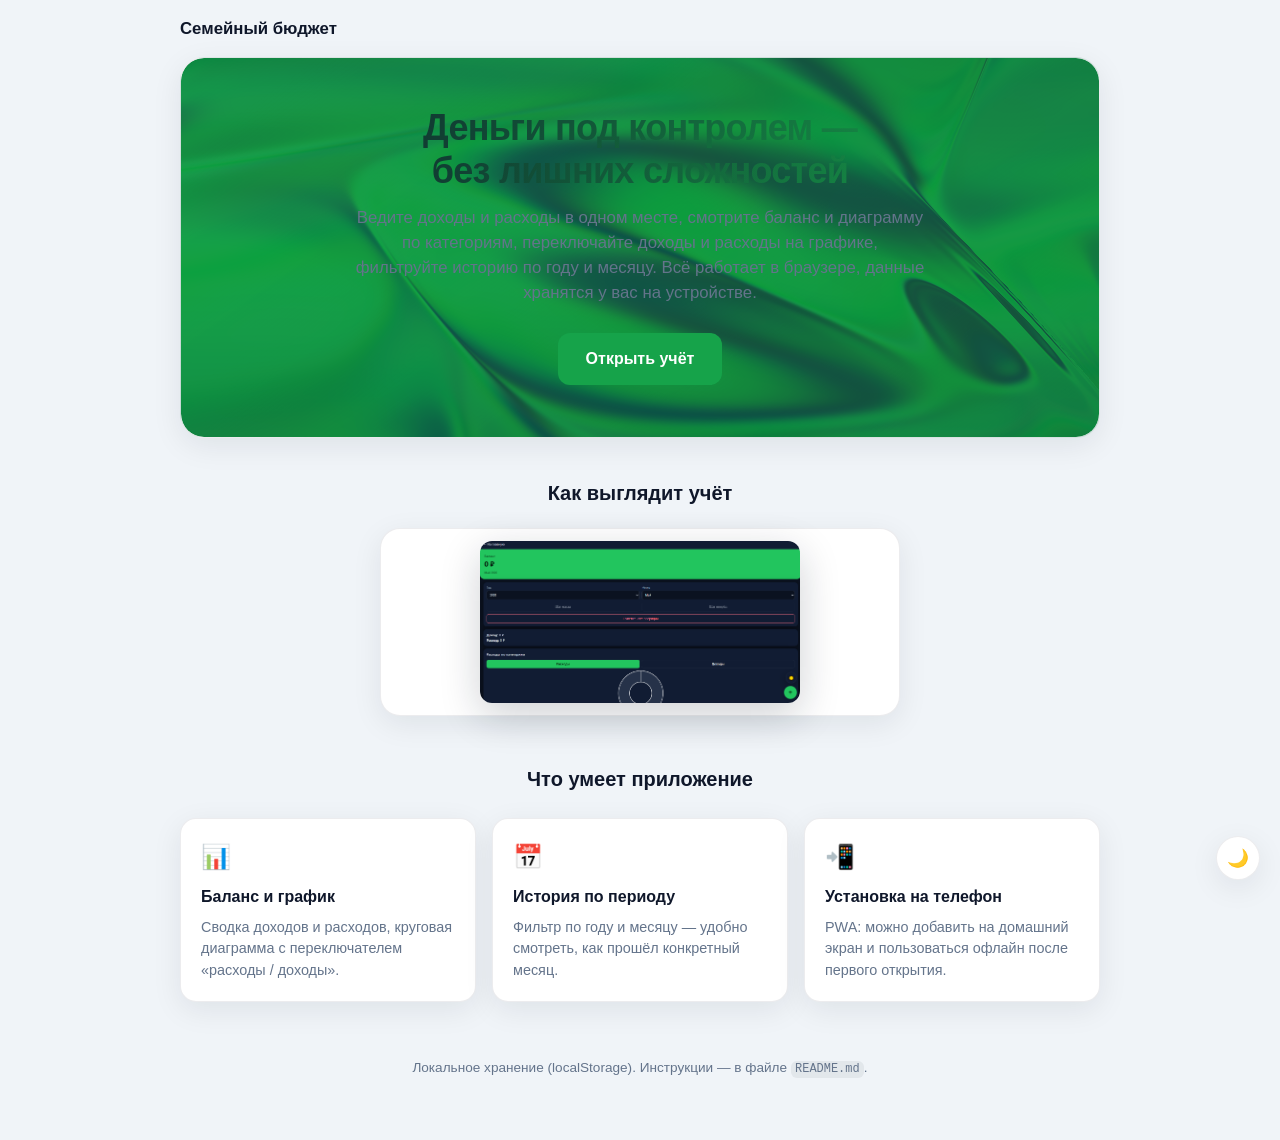
<file: index.html>
<!DOCTYPE html>
<html lang="ru">
<head>
  <meta charset="UTF-8" />
  <meta name="viewport" content="width=device-width, initial-scale=1.0" />
  <meta name="description" content="Простой семейный бюджет в браузере: доходы, расходы, график и история по месяцам. Без регистрации." />
  <meta name="theme-color" content="#16a34a" />
  <link rel="manifest" href="manifest.json" />
  <link rel="icon" href="icons/icon.svg" type="image/svg+xml" />
  <title>Семейный бюджет — главная</title>
  <link rel="stylesheet" href="css/shared.css" />
  <link rel="stylesheet" href="css/landing.css" />
</head>
<body>
  <div class="wrap">
    <header class="site-header">
      <a class="logo" href="index.html">Семейный бюджет</a>
      <button type="button" class="theme-btn" id="themeLanding" aria-label="Переключить тему">🌙</button>
    </header>

    <section class="hero" aria-labelledby="hero-title">
      <div class="hero-bg" id="heroIridescence" aria-hidden="true"></div>
      <div class="hero-inner">
        <h1 id="hero-title">
          <span class="hero-title-line">Деньги под контролем —</span>
          <span class="hero-title-line hero-title-line--2">без лишних сложностей</span>
        </h1>
        <p>
          Ведите доходы и расходы в одном месте, смотрите баланс и диаграмму по категориям,
          переключайте доходы и расходы на графике, фильтруйте историю по году и месяцу.
          Всё работает в браузере, данные хранятся у вас на устройстве.
        </p>
        <div class="cta-row">
          <a class="btn btn-primary" href="app.html">Открыть учёт</a>
        </div>
      </div>
    </section>

    <section class="demo-section" aria-labelledby="demo-title">
      <h2 id="demo-title">Как выглядит учёт</h2>
      <div class="demo-frame">
        <img
          src="assets/app-screenshot.png"
          width="390"
          height="844"
          alt="Скриншот приложения: баланс, фильтр по месяцу, переключатель расходов и доходов, диаграмма"
          loading="lazy"
          class="demo-screenshot"
        />
      </div>
    </section>

    <section class="features" aria-labelledby="feat-title">
      <h2 id="feat-title">Что умеет приложение</h2>
      <div class="grid">
        <article class="feature-card">
          <div class="feature-icon" aria-hidden="true">📊</div>
          <h3>Баланс и график</h3>
          <p>Сводка доходов и расходов, круговая диаграмма с переключателем «расходы / доходы».</p>
        </article>
        <article class="feature-card">
          <div class="feature-icon" aria-hidden="true">📅</div>
          <h3>История по периоду</h3>
          <p>Фильтр по году и месяцу — удобно смотреть, как прошёл конкретный месяц.</p>
        </article>
        <article class="feature-card">
          <div class="feature-icon" aria-hidden="true">📲</div>
          <h3>Установка на телефон</h3>
          <p>PWA: можно добавить на домашний экран и пользоваться офлайн после первого открытия.</p>
        </article>
      </div>
    </section>

    <footer class="site-footer">
      <p>Локальное хранение (localStorage). Инструкции — в файле <code>README.md</code>.</p>
    </footer>
  </div>

  <script src="js/theme.js"></script>
  <script src="js/landing-init.js"></script>
  <script src="js/iridescence.js" defer></script>
</body>
</html>
</file>
<file: css/shared.css>
/* Общие переменные темы и базовые компоненты */
*, *::before, *::after { box-sizing: border-box; }

:root {
  --bg: #f0f4f8;
  --text: #0f172a;
  --muted: #64748b;
  --card: #ffffff;
  --accent: #16a34a;
  --accent-hover: #15803d;
  --border: rgba(15, 23, 42, 0.08);
  --shadow: 0 8px 30px rgba(15, 23, 42, 0.08);
  --danger: #ef4444;
  --success: #16a34a;
  --input-bg: #ffffff;
  --input-border: rgba(15, 23, 42, 0.18);
}

html[data-theme="dark"] {
  --bg: #0b1220;
  --text: #e2e8f0;
  --muted: #94a3b8;
  --card: #111c33;
  --accent: #22c55e;
  --accent-hover: #4ade80;
  --border: rgba(226, 232, 240, 0.1);
  --shadow: 0 12px 40px rgba(0, 0, 0, 0.35);
  --danger: #fb7185;
  --success: #4ade80;
  --input-bg: #0b1220;
  --input-border: rgba(226, 232, 240, 0.2);
}

body {
  margin: 0;
  font-family: -apple-system, BlinkMacSystemFont, "Segoe UI", Roboto, sans-serif;
  background: var(--bg);
  color: var(--text);
  line-height: 1.5;
  transition: background 0.2s ease, color 0.2s ease;
}

.btn {
  display: inline-flex;
  align-items: center;
  justify-content: center;
  padding: 14px 28px;
  border-radius: 12px;
  font-size: 1rem;
  font-weight: 600;
  text-decoration: none;
  border: none;
  cursor: pointer;
  transition: transform 0.12s ease, background 0.15s ease;
}

.btn:active { transform: scale(0.98); }

.btn-primary {
  background: var(--accent);
  color: #fff;
}

.btn-primary:hover { background: var(--accent-hover); }

.btn-secondary {
  background: transparent;
  color: var(--text);
  border: 1px solid var(--border);
}

.btn-secondary:hover {
  background: rgba(15, 23, 42, 0.04);
}

html[data-theme="dark"] .btn-secondary:hover {
  background: rgba(255, 255, 255, 0.06);
}

.theme-btn {
  border: 1px solid var(--border);
  background: var(--card);
  border-radius: 999px;
  width: 44px;
  height: 44px;
  cursor: pointer;
  font-size: 1.1rem;
  box-shadow: var(--shadow);
  position: fixed;
  right: 20px;
  bottom: 20px;
  z-index: 1000;
}

code {
  font-family: ui-monospace, "Cascadia Code", monospace;
  font-size: 0.88em;
  padding: 0.1em 0.35em;
  border-radius: 6px;
  background: rgba(15, 23, 42, 0.06);
}

html[data-theme="dark"] code {
  background: rgba(255, 255, 255, 0.08);
}
</file>
<file: css/landing.css>
.wrap {
  max-width: 960px;
  margin: 0 auto;
  padding: 0 20px 48px;
}

header.site-header {
  display: flex;
  align-items: center;
  justify-content: space-between;
  padding: 16px 0;
  gap: 12px;
}

.logo {
  font-weight: 700;
  font-size: 1.05rem;
  color: var(--text);
  text-decoration: none;
}

.hero {
  position: relative;
  overflow: hidden;
  text-align: center;
  padding: 48px 20px 52px;
  border-radius: 24px;
  border: 1px solid var(--border);
  box-shadow: var(--shadow);
  min-height: 240px;
  background: linear-gradient(145deg, var(--card) 0%, rgba(22, 163, 74, 0.12) 100%);
}

.hero-bg {
  position: absolute;
  inset: 0;
  z-index: 0;
  overflow: hidden;
  pointer-events: none;
}

.hero-bg canvas {
  position: absolute;
  inset: 0;
  width: 100% !important;
  height: 100% !important;
  display: block;
}

.hero-bg--active {
  opacity: 1;
  mix-blend-mode: multiply;
}

html[data-theme="dark"] .hero-bg--active {
  mix-blend-mode: screen;
  opacity: 0.75;
}

/* CSS-запасной вариант, если WebGL недоступен */
.hero-bg--fallback {
  background: linear-gradient(
    120deg,
    rgba(22, 163, 74, 0.25),
    rgba(56, 189, 248, 0.2),
    rgba(22, 163, 74, 0.25)
  );
  background-size: 240% 240%;
  animation: heroMesh 8s ease-in-out infinite;
}

@keyframes heroMesh {
  0%, 100% { background-position: 0% 50%; }
  50% { background-position: 100% 50%; }
}

.hero-inner {
  position: relative;
  z-index: 1;
}

.hero h1 {
  margin: 0 0 12px;
  font-size: clamp(1.6rem, 5vw, 2.25rem);
  letter-spacing: -0.02em;
  line-height: 1.2;
}

.hero-title-line {
  display: block;
  opacity: 0;
  transform: translateY(22px) scale(0.98);
  filter: blur(4px);
  color: transparent;
  background: linear-gradient(
    105deg,
    var(--text) 0%,
    var(--accent) 45%,
    var(--text) 90%
  );
  background-size: 220% auto;
  -webkit-background-clip: text;
  background-clip: text;
  animation:
    heroTitleIn 1.1s cubic-bezier(0.22, 1, 0.36, 1) forwards,
    heroShimmer 6s linear 1.15s infinite;
}

.hero-title-line--2 {
  animation:
    heroTitleIn 1.1s cubic-bezier(0.22, 1, 0.36, 1) 0.18s forwards,
    heroShimmer 6s linear 1.33s infinite;
}

@keyframes heroTitleIn {
  to {
    opacity: 1;
    transform: translateY(0) scale(1);
    filter: blur(0);
  }
}

@keyframes heroShimmer {
  0% { background-position: 0% center; }
  100% { background-position: 220% center; }
}

@media (prefers-reduced-motion: reduce) {
  .hero-title-line {
    opacity: 1;
    transform: none;
    filter: none;
    animation: none;
  }
  .hero-title-line {
    color: var(--text);
    background: none;
    -webkit-background-clip: unset;
    background-clip: unset;
    animation: none;
  }
  .hero-bg--fallback { animation: none; }
}

.hero p {
  margin: 0 auto 28px;
  max-width: 34em;
  color: var(--muted);
  font-size: 1.05rem;
  opacity: 0;
  transform: translateY(12px);
  animation: heroFadeIn 0.85s ease 0.4s forwards;
}

@keyframes heroFadeIn {
  to {
    opacity: 1;
    transform: translateY(0);
  }
}

.cta-row {
  display: flex;
  flex-wrap: wrap;
  gap: 12px;
  justify-content: center;
  opacity: 0;
  transform: translateY(10px);
  animation: heroFadeIn 0.85s ease 0.55s forwards;
}

.demo-section {
  margin-top: 40px;
}

.demo-section h2 {
  text-align: center;
  font-size: 1.25rem;
  margin: 0 0 20px;
}

.demo-frame {
  background: var(--card);
  border-radius: 20px;
  border: 1px solid var(--border);
  box-shadow: var(--shadow);
  padding: 12px;
  max-width: 520px;
  margin: 0 auto;
}

.demo-frame img,
.demo-frame svg {
  display: block;
  width: 100%;
  height: auto;
  border-radius: 12px;
}

.demo-screenshot {
  max-width: 320px;
  margin: 0 auto;
  box-shadow: 0 12px 40px rgba(15, 23, 42, 0.2);
}

html[data-theme="dark"] .demo-screenshot {
  box-shadow: 0 16px 48px rgba(0, 0, 0, 0.45);
}

.features {
  margin-top: 48px;
}

.features h2 {
  text-align: center;
  font-size: 1.25rem;
  margin: 0 0 24px;
}

.grid {
  display: grid;
  grid-template-columns: repeat(auto-fit, minmax(220px, 1fr));
  gap: 16px;
}

.feature-card {
  background: var(--card);
  border-radius: 16px;
  padding: 20px;
  border: 1px solid var(--border);
  box-shadow: var(--shadow);
}

.feature-card h3 {
  margin: 0 0 8px;
  font-size: 1rem;
}

.feature-card p {
  margin: 0;
  font-size: 0.9rem;
  color: var(--muted);
}

.feature-icon {
  font-size: 1.5rem;
  margin-bottom: 10px;
}

footer.site-footer {
  margin-top: 56px;
  text-align: center;
  font-size: 0.85rem;
  color: var(--muted);
}

footer.site-footer a {
  color: var(--accent);
}
</file>
